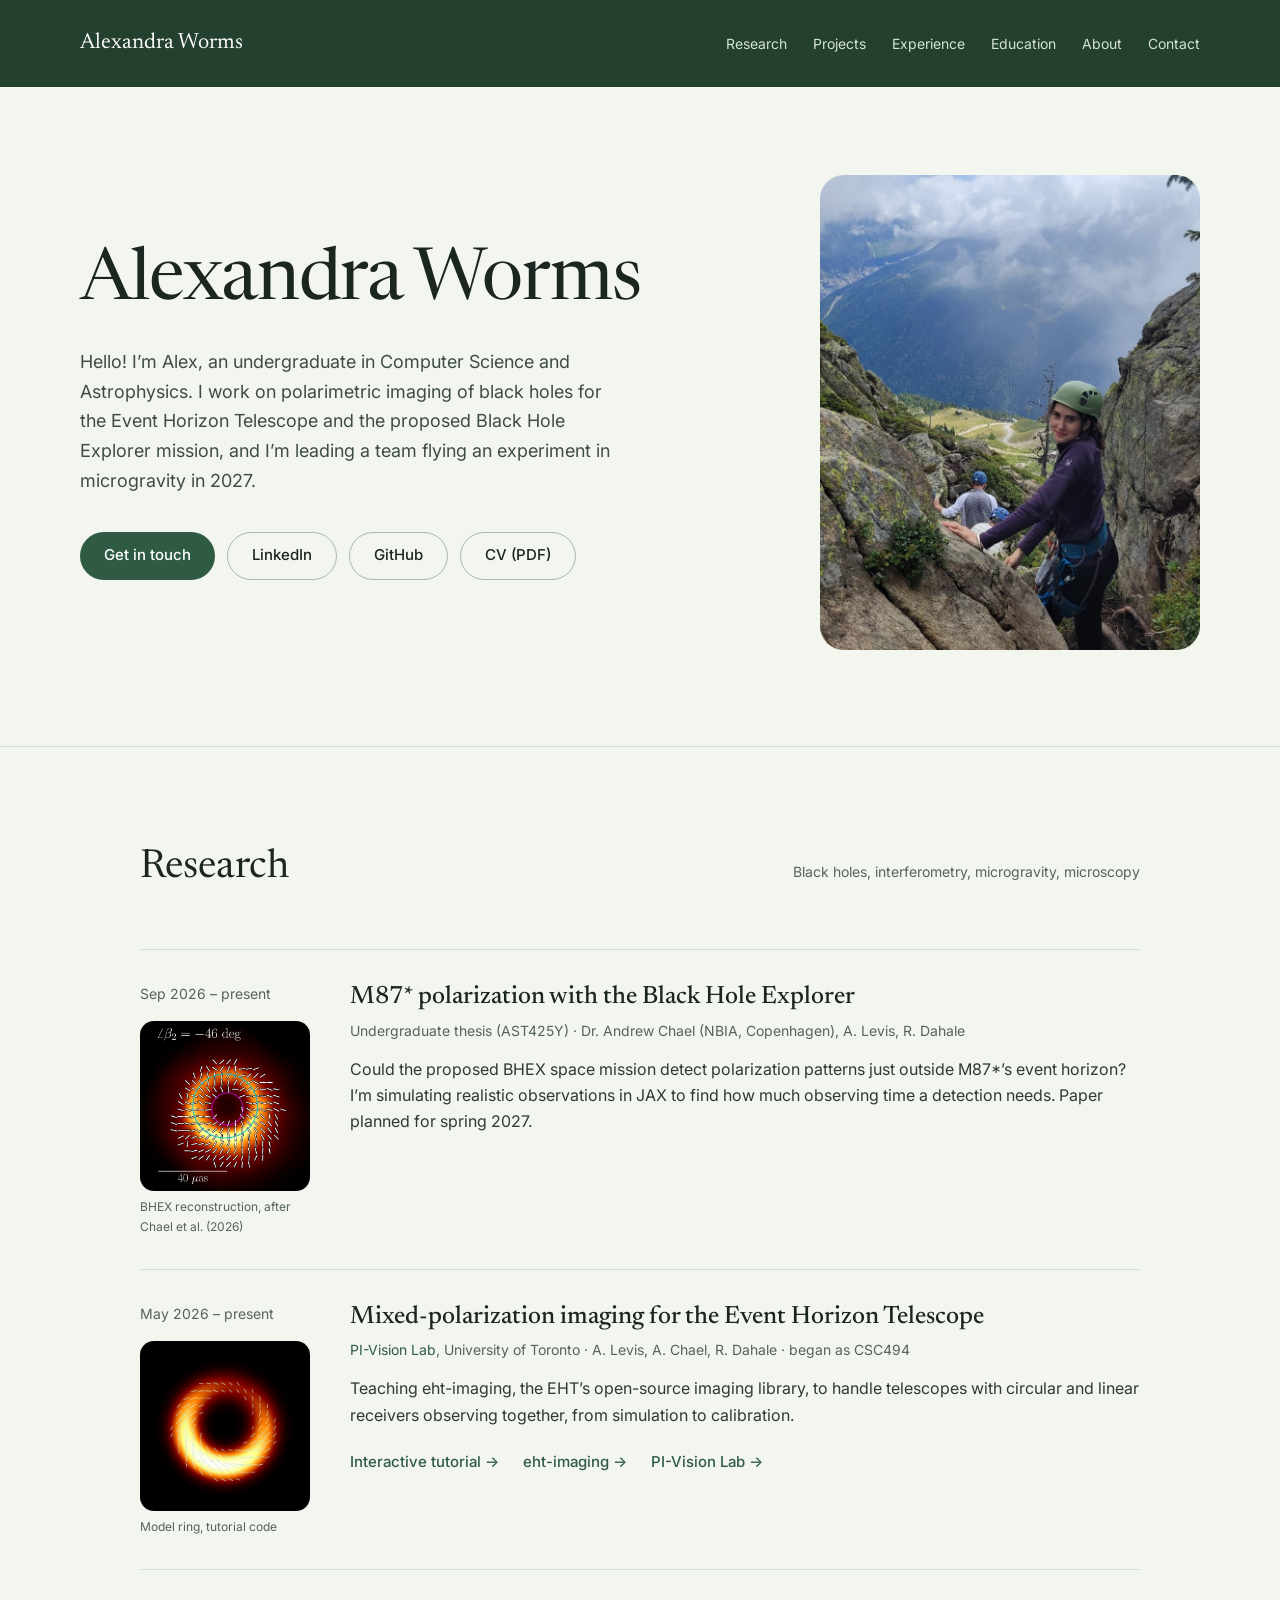
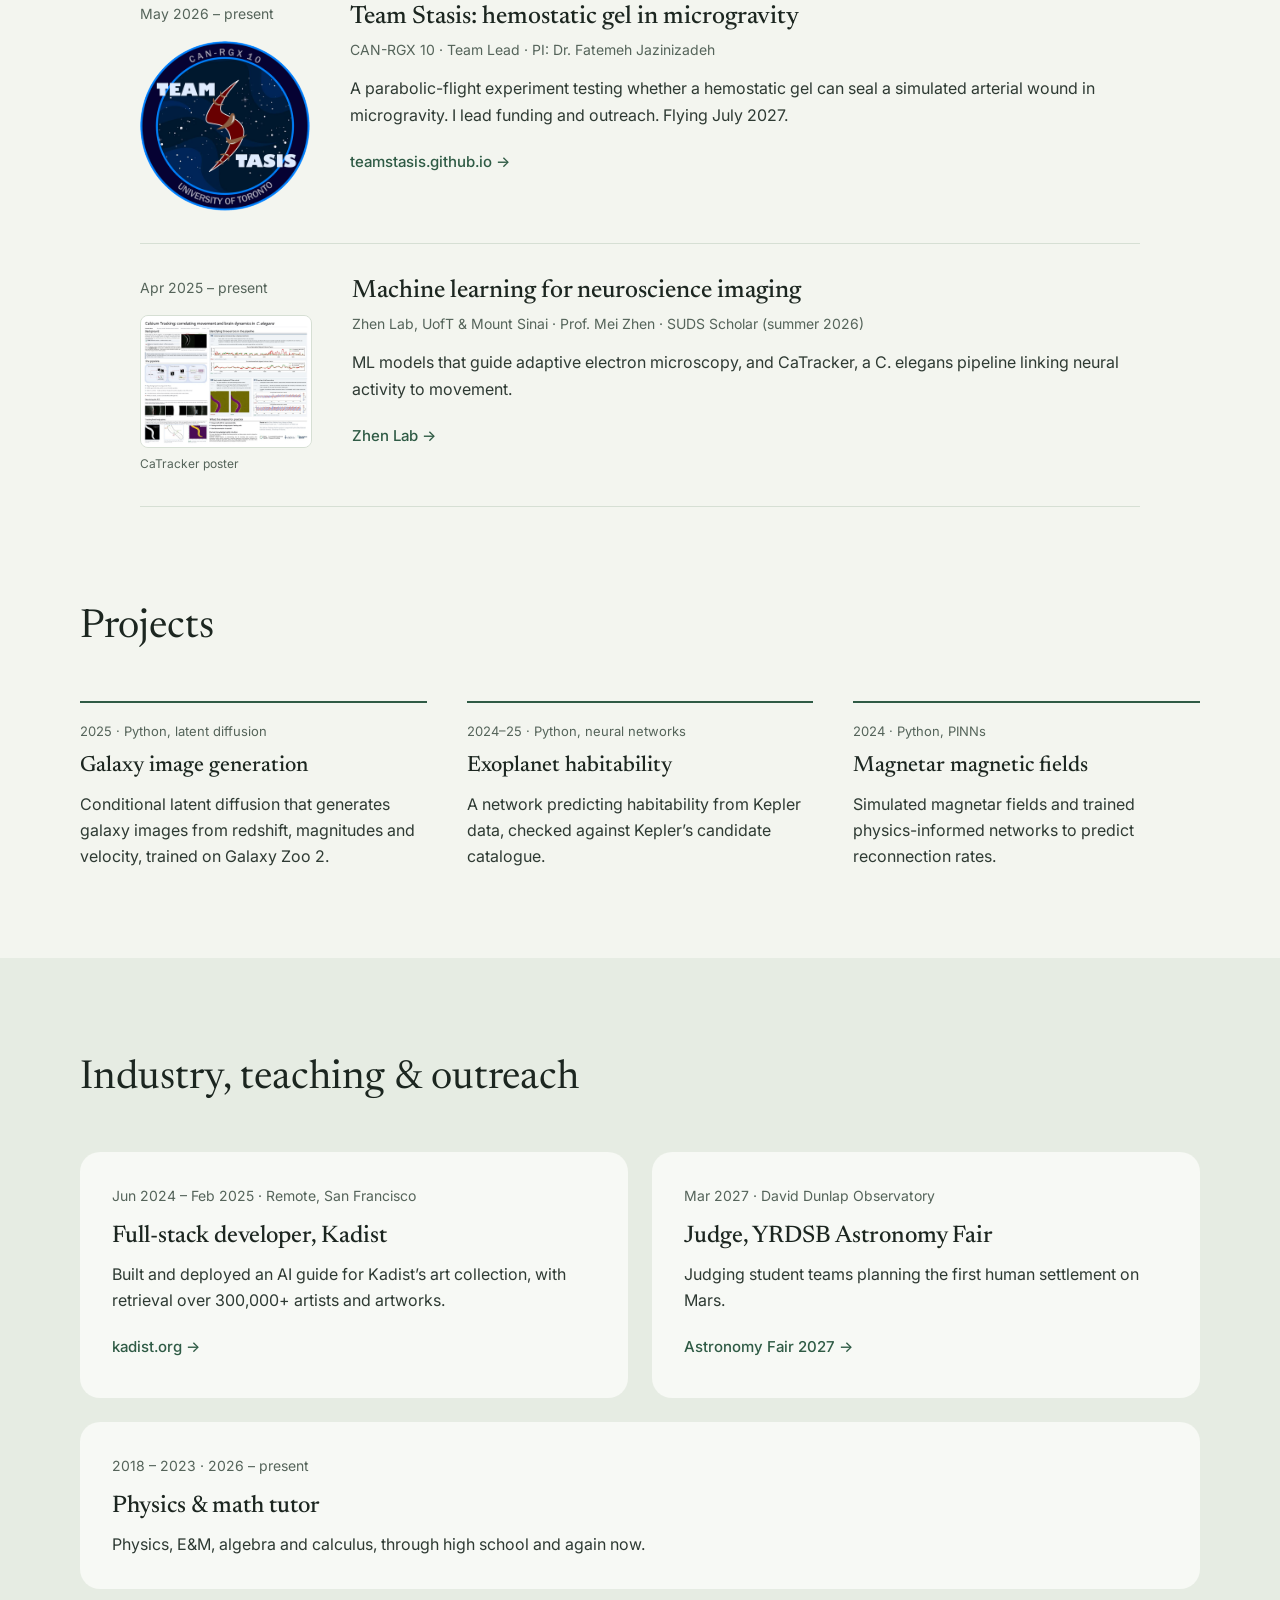
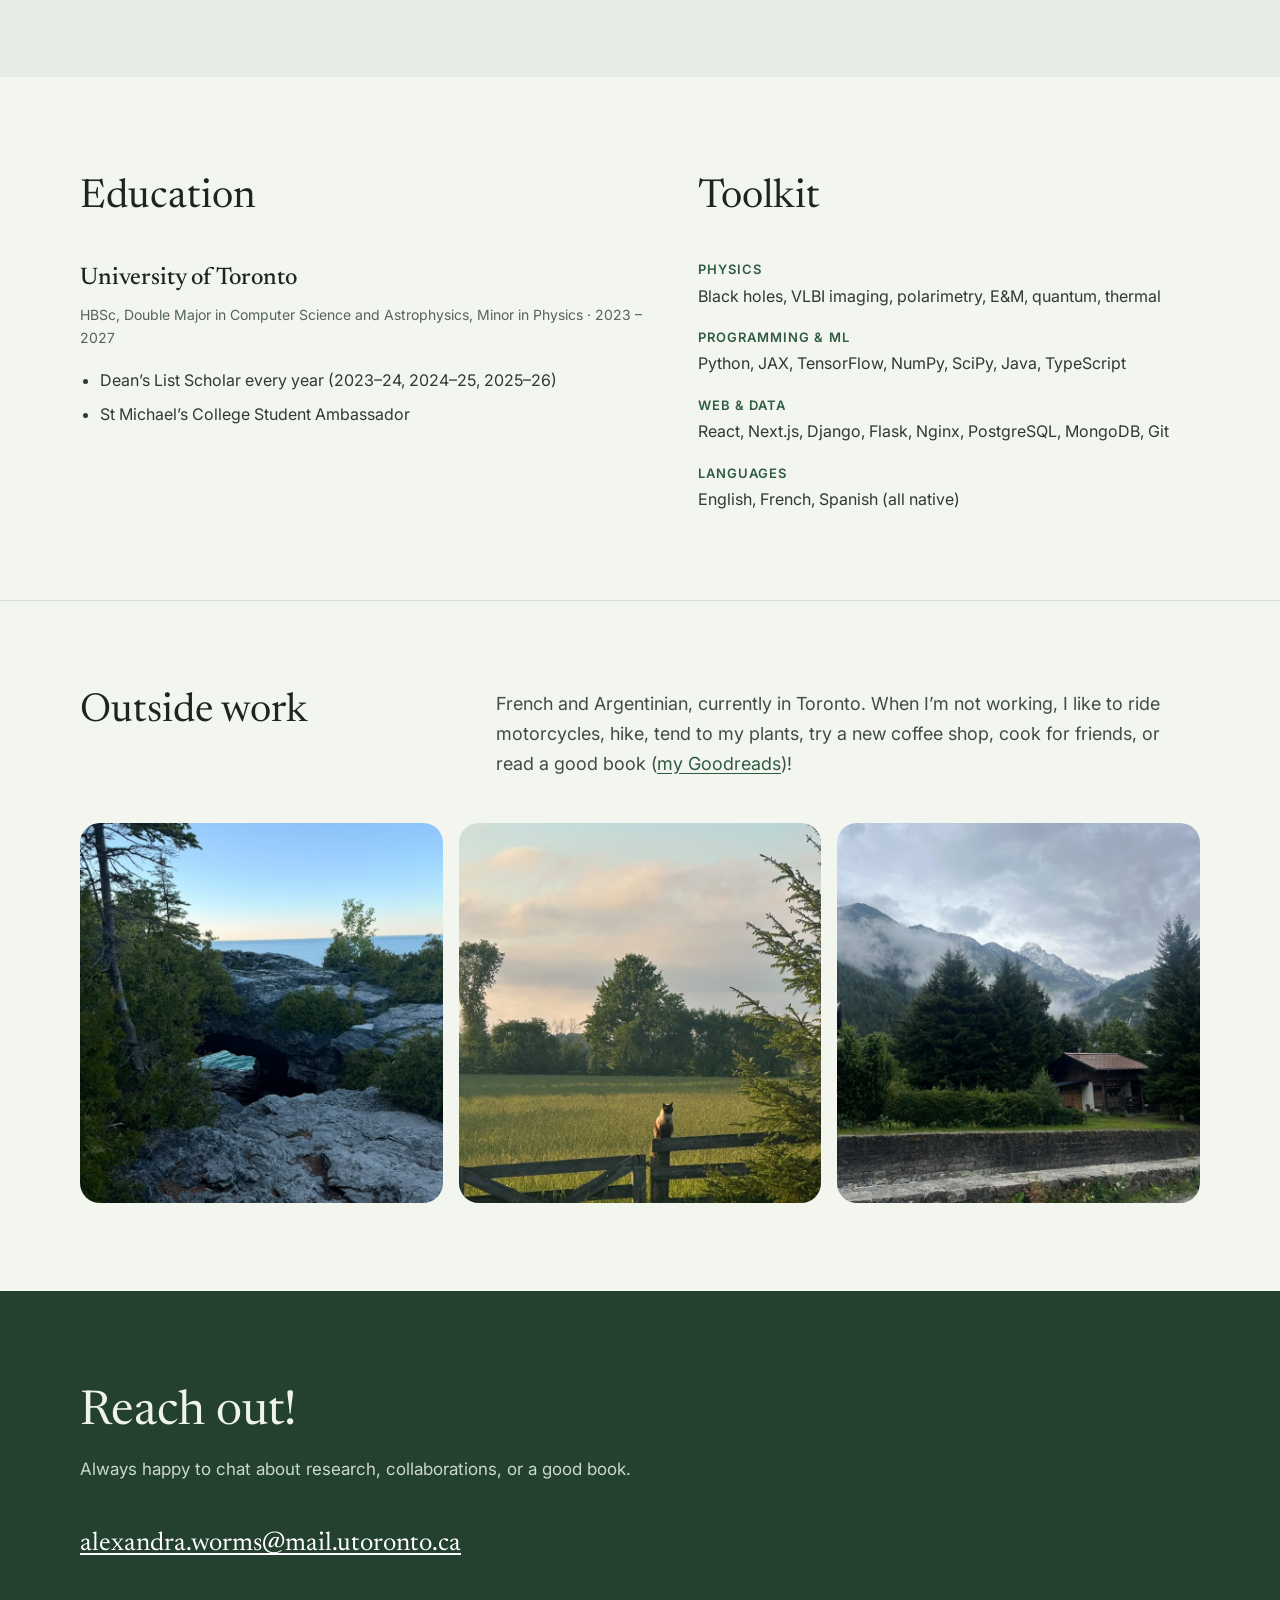
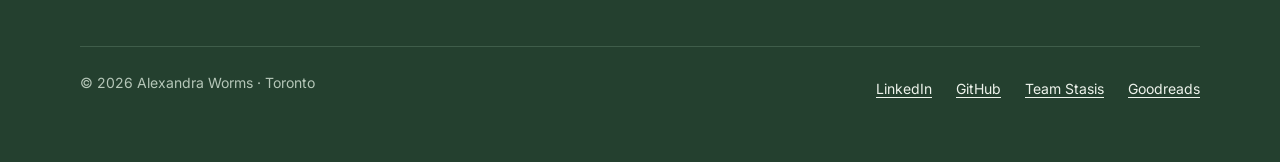
<file: index.html>
<!doctype html>
<html lang="en">
<head>
<meta charset="utf-8">
<meta name="viewport" content="width=device-width, initial-scale=1">
<title>Alexandra Worms — Astrophysics &amp; Computer Science</title>
<meta name="description" content="Alexandra Worms — Computer Science and Astrophysics at the University of Toronto. Black hole polarimetry, EHT, BHEX, Team Stasis.">
<link rel="preconnect" href="https://fonts.googleapis.com">
<link href="https://fonts.googleapis.com/css2?family=Newsreader:ital,opsz,wght@0,6..72,400;0,6..72,500;1,6..72,400&amp;family=Inter:wght@400;500;600&amp;display=swap" rel="stylesheet">
<style>
html{scroll-behavior:smooth}
body{margin:0;background:#F3F5EF}
a{color:#2F5B45;text-underline-offset:3px}
a:hover{color:#1C3D2D}
.btn{transition:background-color .2s ease,color .2s ease,border-color .2s ease,transform .2s ease,filter .2s ease}
.btn:hover{transform:translateY(-2px)}
.btn-primary:hover{filter:brightness(0.82)}
.btn-outline:hover{background:#2F5B45 !important;border-color:#2F5B45 !important;color:#FFFFFF !important}
.nav-link{transition:color .2s ease}
.nav-link:hover{color:#B9D3BE !important}
.more{text-decoration:none;transition:color .2s ease}
.more:hover{text-decoration:underline}
</style>
</head>
<body>
<div style="background: #F3F5EF; color: #1C2620; font-family: Inter, system-ui, sans-serif; font-size: 16px; line-height: 1.65; min-height: 100vh">

  <!-- Nav -->
  <header style="background: #24402F">
    <nav aria-label="Main" style="max-width: 1120px; margin: 0 auto; padding: 22px 32px; display: flex; flex-wrap: wrap; align-items: center; justify-content: space-between; gap: 12px 32px">
      <a class="nav-link" href="#top" style="font-family: Newsreader, Georgia, serif; font-size: 22px; color: #FFFFFF; text-decoration: none">Alexandra Worms</a>
      <div style="display: flex; flex-wrap: wrap; gap: 4px 26px; font-size: 14px">
        <a class="nav-link" href="#research" style="color: #D5E3D7; text-decoration: none; padding: 10px 0">Research</a>
        <a class="nav-link" href="#projects" style="color: #D5E3D7; text-decoration: none; padding: 10px 0">Projects</a>
        <a class="nav-link" href="#experience" style="color: #D5E3D7; text-decoration: none; padding: 10px 0">Experience</a>
        <a class="nav-link" href="#education" style="color: #D5E3D7; text-decoration: none; padding: 10px 0">Education</a>
        <a class="nav-link" href="#about" style="color: #D5E3D7; text-decoration: none; padding: 10px 0">About</a>
        <a class="nav-link" href="#contact" style="color: #D5E3D7; text-decoration: none; padding: 10px 0">Contact</a>
      </div>
    </nav>
  </header>

  <main id="top">
    <!-- Hero -->
    <section style="max-width: 1120px; margin: 0 auto; padding: 88px 32px 96px; display: flex; flex-wrap: wrap; align-items: center; gap: 56px">
      <div style="flex: 1 1 480px; min-width: 0">
        <h1 style="margin: 0 0 28px; font-family: Newsreader, Georgia, serif; font-weight: 400; font-size: 72px; line-height: 1.02; letter-spacing: -0.015em">Alexandra Worms</h1>
        <p style="margin: 0 0 36px; max-width: 540px; font-size: 18px; color: #3E4D44">Hello! I’m Alex, an undergraduate in Computer Science and Astrophysics. I work on polarimetric imaging of black holes for the Event Horizon Telescope and the proposed Black Hole Explorer mission, and I’m leading a team flying an experiment in microgravity in 2027.</p>
        <div style="display: flex; flex-wrap: wrap; gap: 12px">
          <a class="btn btn-primary" href="mailto:alexandra.worms@mail.utoronto.ca" style="display: inline-flex; align-items: center; min-height: 46px; padding: 0 24px; border-radius: 999px; background: #2F5B45; color: #FFFFFF; text-decoration: none; font-size: 15px; font-weight: 500">Get in touch</a>
          <a class="btn btn-outline" href="https://www.linkedin.com/in/alexandra-worms-a8ba03371/" style="display: inline-flex; align-items: center; min-height: 46px; padding: 0 24px; border-radius: 999px; border: 1px solid #A9BBA9; color: #1C2620; text-decoration: none; font-size: 15px; font-weight: 500">LinkedIn</a>
          <a class="btn btn-outline" href="https://github.com/Lftw" style="display: inline-flex; align-items: center; min-height: 46px; padding: 0 24px; border-radius: 999px; border: 1px solid #A9BBA9; color: #1C2620; text-decoration: none; font-size: 15px; font-weight: 500">GitHub</a>
          <a class="btn btn-outline" href="Alexandra_Worms_CV.pdf" target="_blank" rel="noopener" style="display: inline-flex; align-items: center; min-height: 46px; padding: 0 24px; border-radius: 999px; border: 1px solid #A9BBA9; color: #1C2620; text-decoration: none; font-size: 15px; font-weight: 500">CV (PDF)</a>
        </div>
      </div>
      <div style="flex: 0 1 380px; min-width: 0">
        <img src="images/climb.jpg" alt="Alex on a via ferrata above the Chamonix valley" style="display: block; width: 100%; aspect-ratio: 4 / 5; object-fit: cover; object-position: center 70%; border-radius: 24px">
      </div>
    </section>

    <!-- Research -->
    <section id="research" style="border-top: 1px solid #D6DFD4">
      <div style="max-width: 1000px; margin: 0 auto; padding: 88px 32px 40px">
        <div style="display: flex; flex-wrap: wrap; align-items: baseline; justify-content: space-between; gap: 12px; margin-bottom: 48px">
          <h2 style="margin: 0; font-family: Newsreader, Georgia, serif; font-weight: 400; font-size: 40px">Research</h2>
          <p style="margin: 0; font-size: 14px; color: #55645A">Black holes, interferometry, microgravity, microscopy</p>
        </div>

        <div style="display: flex; flex-direction: column">
          <!-- Thesis -->
          <article style="display: flex; flex-wrap: wrap; gap: 8px 40px; padding: 32px 0; border-top: 1px solid #D6DFD4">
            <div style="flex: 0 0 170px; display: flex; flex-direction: column; gap: 16px">
              <p style="margin: 0; font-size: 14px; color: #55645A">Sep 2026 – present</p>
              <figure style="margin: 0">
                <img src="images/bhex-recon.jpg" alt="Simulated BHEX reconstruction of M87* with polarization ticks, photon ring and inner shadow marked" style="display: block; width: 170px; height: 170px; object-fit: cover; border-radius: 14px">
                <figcaption style="margin-top: 6px; font-size: 12px; color: #55645A">BHEX reconstruction, after Chael et al. (2026)</figcaption>
              </figure>
            </div>
            <div style="flex: 1 1 420px; min-width: 0">
              <h3 style="margin: 0 0 4px; font-family: Newsreader, Georgia, serif; font-weight: 500; font-size: 25px; line-height: 1.3">M87* polarization with the Black Hole Explorer</h3>
              <p style="margin: 0 0 14px; font-size: 14px; color: #55645A">Undergraduate thesis (AST425Y) · Dr. Andrew Chael (NBIA, Copenhagen), A. Levis, R. Dahale</p>
              <p style="margin: 0; color: #2E3A33">Could the proposed BHEX space mission detect polarization patterns just outside M87*’s event horizon? I’m simulating realistic observations in JAX to find how much observing time a detection needs. Paper planned for spring 2027.</p>
            </div>
          </article>

          <!-- EHT -->
          <article style="display: flex; flex-wrap: wrap; gap: 8px 40px; padding: 32px 0; border-top: 1px solid #D6DFD4">
            <div style="flex: 0 0 170px; display: flex; flex-direction: column; gap: 16px">
              <p style="margin: 0; font-size: 14px; color: #55645A">May 2026 – present</p>
              <figure style="margin: 0">
                <img src="images/ring.jpg" alt="Simulated M87-like black hole ring with spiral polarization ticks" style="display: block; width: 170px; height: 170px; object-fit: cover; border-radius: 14px">
                <figcaption style="margin-top: 6px; font-size: 12px; color: #55645A">Model ring, tutorial code</figcaption>
              </figure>
            </div>
            <div style="flex: 1 1 420px; min-width: 0">
              <h3 style="margin: 0 0 4px; font-family: Newsreader, Georgia, serif; font-weight: 500; font-size: 25px; line-height: 1.3">Mixed-polarization imaging for the Event Horizon Telescope</h3>
              <p style="margin: 0 0 14px; font-size: 14px; color: #55645A"><a class="more" href="https://pi-vision.github.io/">PI-Vision Lab</a>, University of Toronto · A. Levis, A. Chael, R. Dahale · began as CSC494</p>
              <p style="margin: 0 0 16px; color: #2E3A33">Teaching eht-imaging, the EHT’s open-source imaging library, to handle telescopes with circular and linear receivers observing together, from simulation to calibration.</p>
              <div style="display: flex; flex-wrap: wrap; gap: 8px 24px; font-size: 15px; font-weight: 500">
                <a class="more" href="https://github.com/Lftw/MixedPol-tutorial" style="padding: 6px 0">Interactive tutorial →</a>
                <a class="more" href="https://github.com/achael/eht-imaging" style="padding: 6px 0">eht-imaging →</a>
                <a class="more" href="https://pi-vision.github.io/" style="padding: 6px 0">PI-Vision Lab →</a>
              </div>
            </div>
          </article>

          <!-- CAN-RGX -->
          <article style="display: flex; flex-wrap: wrap; gap: 8px 40px; padding: 32px 0; border-top: 1px solid #D6DFD4">
            <div style="flex: 0 0 170px; display: flex; flex-direction: column; gap: 16px">
              <p style="margin: 0; font-size: 14px; color: #55645A">May 2026 – present</p>
              <a href="https://teamstasis.github.io" aria-label="Team Stasis website" style="display: block; width: 170px; height: 170px">
                <img src="images/stasis-round.png" alt="Team Stasis CAN-RGX 10 mission patch" style="display: block; width: 170px; height: 170px; border-radius: 50%; object-fit: contain">
              </a>
            </div>
            <div style="flex: 1 1 420px; min-width: 0">
              <h3 style="margin: 0 0 4px; font-family: Newsreader, Georgia, serif; font-weight: 500; font-size: 25px; line-height: 1.3">Team Stasis: hemostatic gel in microgravity</h3>
              <p style="margin: 0 0 14px; font-size: 14px; color: #55645A">CAN-RGX 10 · Team Lead · PI: Dr. Fatemeh Jazinizadeh</p>
              <p style="margin: 0 0 16px; color: #2E3A33">A parabolic-flight experiment testing whether a hemostatic gel can seal a simulated arterial wound in microgravity. I lead funding and outreach. Flying July 2027.</p>
              <div style="display: flex; flex-wrap: wrap; gap: 8px 24px; font-size: 15px; font-weight: 500">
                <a class="more" href="https://teamstasis.github.io" style="padding: 6px 0">teamstasis.github.io →</a>
              </div>
            </div>
          </article>

          <!-- Zhen Lab -->
          <article style="display: flex; flex-wrap: wrap; gap: 8px 40px; padding: 32px 0; border-top: 1px solid #D6DFD4; border-bottom: 1px solid #D6DFD4">
            <div style="flex: 0 0 170px; display: flex; flex-direction: column; gap: 16px">
              <p style="margin: 0; font-size: 14px; color: #55645A">Apr 2025 – present</p>
              <figure style="margin: 0">
                <img src="images/poster-thumb.jpg" alt="Research poster: Calcium Tracking, correlating movement and brain dynamics in C. elegans" style="display: block; width: 170px; height: auto; border-radius: 8px; border: 1px solid #D6DFD4">
                <figcaption style="margin-top: 6px; font-size: 12px; color: #55645A">CaTracker poster</figcaption>
              </figure>
            </div>
            <div style="flex: 1 1 420px; min-width: 0">
              <h3 style="margin: 0 0 4px; font-family: Newsreader, Georgia, serif; font-weight: 500; font-size: 25px; line-height: 1.3">Machine learning for neuroscience imaging</h3>
              <p style="margin: 0 0 14px; font-size: 14px; color: #55645A">Zhen Lab, UofT &amp; Mount Sinai · Prof. Mei Zhen · SUDS Scholar (summer 2026)</p>
              <p style="margin: 0 0 16px; color: #2E3A33">ML models that guide adaptive electron microscopy, and CaTracker, a C. elegans pipeline linking neural activity to movement.</p>
              <div style="display: flex; flex-wrap: wrap; gap: 8px 24px; font-size: 15px; font-weight: 500">
                <a class="more" href="https://www.sinaihealth.ca/research/researchers/mei-zhen" style="padding: 6px 0">Zhen Lab →</a>
              </div>
            </div>
          </article>
        </div>
      </div>
    </section>

    <!-- Projects -->
    <section id="projects">
      <div style="max-width: 1120px; margin: 0 auto; padding: 48px 32px 88px">
        <h2 style="margin: 0 0 40px; font-family: Newsreader, Georgia, serif; font-weight: 400; font-size: 40px">Projects</h2>
        <div style="display: grid; grid-template-columns: repeat(auto-fit, minmax(260px, 1fr)); gap: 36px 40px">
          <article style="border-top: 2px solid #2F5B45; padding-top: 18px">
            <p style="margin: 0 0 6px; font-size: 13px; color: #55645A">2025 · Python, latent diffusion</p>
            <h3 style="margin: 0 0 6px; font-family: Newsreader, Georgia, serif; font-weight: 500; font-size: 22px">Galaxy image generation</h3>
            <p style="margin: 0; color: #2E3A33">Conditional latent diffusion that generates galaxy images from redshift, magnitudes and velocity, trained on Galaxy Zoo 2.</p>
          </article>
          <article style="border-top: 2px solid #2F5B45; padding-top: 18px">
            <p style="margin: 0 0 6px; font-size: 13px; color: #55645A">2024–25 · Python, neural networks</p>
            <h3 style="margin: 0 0 6px; font-family: Newsreader, Georgia, serif; font-weight: 500; font-size: 22px">Exoplanet habitability</h3>
            <p style="margin: 0; color: #2E3A33">A network predicting habitability from Kepler data, checked against Kepler’s candidate catalogue.</p>
          </article>
          <article style="border-top: 2px solid #2F5B45; padding-top: 18px">
            <p style="margin: 0 0 6px; font-size: 13px; color: #55645A">2024 · Python, PINNs</p>
            <h3 style="margin: 0 0 6px; font-family: Newsreader, Georgia, serif; font-weight: 500; font-size: 22px">Magnetar magnetic fields</h3>
            <p style="margin: 0; color: #2E3A33">Simulated magnetar fields and trained physics-informed networks to predict reconnection rates.</p>
          </article>
        </div>
      </div>
    </section>

    <!-- Experience -->
    <section id="experience" style="background: #E6ECE3">
      <div style="max-width: 1120px; margin: 0 auto; padding: 88px 32px">
        <h2 style="margin: 0 0 40px; font-family: Newsreader, Georgia, serif; font-weight: 400; font-size: 40px">Industry, teaching &amp; outreach</h2>
        <div style="display: flex; flex-wrap: wrap; gap: 24px">
          <article style="flex: 1 1 300px; min-width: 0; background: #F7F9F5; border-radius: 20px; padding: 32px">
            <p style="margin: 0 0 10px; font-size: 14px; color: #55645A">Jun 2024 – Feb 2025 · Remote, San Francisco</p>
            <h3 style="margin: 0 0 4px; font-family: Newsreader, Georgia, serif; font-weight: 500; font-size: 24px">Full-stack developer, Kadist</h3>
            <p style="margin: 0 0 16px; color: #2E3A33">Built and deployed an AI guide for Kadist’s art collection, with retrieval over 300,000+ artists and artworks.</p>
            <a class="more" href="https://kadist.org" style="display: inline-block; padding: 6px 0; font-size: 15px; font-weight: 500">kadist.org →</a>
          </article>
          <article style="flex: 1 1 300px; min-width: 0; background: #F7F9F5; border-radius: 20px; padding: 32px">
            <p style="margin: 0 0 10px; font-size: 14px; color: #55645A">Mar 2027 · David Dunlap Observatory</p>
            <h3 style="margin: 0 0 4px; font-family: Newsreader, Georgia, serif; font-weight: 500; font-size: 24px">Judge, YRDSB Astronomy Fair</h3>
            <p style="margin: 0 0 16px; color: #2E3A33">Judging student teams planning the first human settlement on Mars.</p>
            <a class="more" href="https://sites.google.com/view/astronomyfair2027/home" style="display: inline-block; padding: 6px 0; font-size: 15px; font-weight: 500">Astronomy Fair 2027 →</a>
          </article>
          <article style="flex: 1 1 300px; min-width: 0; background: #F7F9F5; border-radius: 20px; padding: 32px">
            <p style="margin: 0 0 10px; font-size: 14px; color: #55645A">2018 – 2023 · 2026 – present</p>
            <h3 style="margin: 0 0 4px; font-family: Newsreader, Georgia, serif; font-weight: 500; font-size: 24px">Physics &amp; math tutor</h3>
            <p style="margin: 0; color: #2E3A33">Physics, E&amp;M, algebra and calculus, through high school and again now.</p>
          </article>
        </div>
      </div>
    </section>

    <!-- Education + skills -->
    <section id="education">
      <div style="max-width: 1120px; margin: 0 auto; padding: 88px 32px; display: flex; flex-wrap: wrap; gap: 56px">
        <div style="flex: 1 1 460px; min-width: 0">
          <h2 style="margin: 0 0 28px; font-family: Newsreader, Georgia, serif; font-weight: 400; font-size: 40px">Education</h2>
          <h3 style="margin: 0 0 4px; font-family: Newsreader, Georgia, serif; font-weight: 500; font-size: 24px">University of Toronto</h3>
          <p style="margin: 0 0 18px; font-size: 14px; color: #55645A">HBSc, Double Major in Computer Science and Astrophysics, Minor in Physics · 2023 – 2027</p>
          <ul style="margin: 0; padding-left: 20px; color: #2E3A33; display: flex; flex-direction: column; gap: 8px">
            <li>Dean’s List Scholar every year (2023–24, 2024–25, 2025–26)</li>
            <li>St Michael’s College Student Ambassador</li>
          </ul>
        </div>
        <div style="flex: 1 1 400px; min-width: 0">
          <h2 style="margin: 0 0 28px; font-family: Newsreader, Georgia, serif; font-weight: 400; font-size: 40px">Toolkit</h2>
          <div style="display: flex; flex-direction: column; gap: 18px">
            <div>
              <p style="margin: 0 0 2px; font-size: 13px; font-weight: 600; letter-spacing: 0.08em; text-transform: uppercase; color: #2F5B45">Physics</p>
              <p style="margin: 0; color: #2E3A33">Black holes, VLBI imaging, polarimetry, E&amp;M, quantum, thermal</p>
            </div>
            <div>
              <p style="margin: 0 0 2px; font-size: 13px; font-weight: 600; letter-spacing: 0.08em; text-transform: uppercase; color: #2F5B45">Programming &amp; ML</p>
              <p style="margin: 0; color: #2E3A33">Python, JAX, TensorFlow, NumPy, SciPy, Java, TypeScript</p>
            </div>
            <div>
              <p style="margin: 0 0 2px; font-size: 13px; font-weight: 600; letter-spacing: 0.08em; text-transform: uppercase; color: #2F5B45">Web &amp; data</p>
              <p style="margin: 0; color: #2E3A33">React, Next.js, Django, Flask, Nginx, PostgreSQL, MongoDB, Git</p>
            </div>
            <div>
              <p style="margin: 0 0 2px; font-size: 13px; font-weight: 600; letter-spacing: 0.08em; text-transform: uppercase; color: #2F5B45">Languages</p>
              <p style="margin: 0; color: #2E3A33">English, French, Spanish (all native)</p>
            </div>
          </div>
        </div>
      </div>
    </section>

    <!-- About -->
    <section id="about" style="border-top: 1px solid #D6DFD4">
      <div style="max-width: 1120px; margin: 0 auto; padding: 88px 32px">
        <div style="display: flex; flex-wrap: wrap; gap: 24px 56px; margin-bottom: 44px">
          <h2 style="flex: 0 1 360px; margin: 0; font-family: Newsreader, Georgia, serif; font-weight: 400; font-size: 40px; line-height: 1.15">Outside work</h2>
          <p style="flex: 1 1 460px; min-width: 0; margin: 0; font-size: 18px; color: #3E4D44">French and Argentinian, currently in Toronto. When I’m not working, I like to ride motorcycles, hike, tend to my plants, try a new coffee shop, cook for friends, or read a good book (<a href="https://www.goodreads.com/user/show/153436190-alexandra-worms">my Goodreads</a>)!</p>
        </div>
        <div style="display: flex; flex-wrap: wrap; gap: 16px">
          <img src="images/grotto.jpg" alt="The Grotto on the Bruce Peninsula at dusk" style="flex: 1 1 240px; min-width: 0; height: 380px; object-fit: cover; border-radius: 20px">
          <img src="images/cat.jpg" alt="A Siamese cat sitting on a fence post in a green field" style="flex: 1 1 240px; min-width: 0; height: 380px; object-fit: cover; border-radius: 20px">
          <img src="images/chalet.jpg" alt="A wooden chalet below misty mountains near Chamonix" style="flex: 1 1 240px; min-width: 0; height: 380px; object-fit: cover; border-radius: 20px">
        </div>
      </div>
    </section>

    <!-- Contact -->
    <section id="contact" style="background: #24402F; color: #EEF3EC">
      <div style="max-width: 1120px; margin: 0 auto; padding: 96px 32px 56px">
        <h2 style="margin: 0 0 16px; font-family: Newsreader, Georgia, serif; font-weight: 400; font-size: 48px; line-height: 1.1">Reach out!</h2>
        <p style="margin: 0 0 32px; font-size: 17px; color: #CBD9CD">Always happy to chat about research, collaborations, or a good book.</p>
        <a href="mailto:alexandra.worms@mail.utoronto.ca" style="display: inline-block; padding: 8px 0; font-family: Newsreader, Georgia, serif; font-size: 26px; color: #FFFFFF">alexandra.worms@mail.utoronto.ca</a>
        <div style="margin-top: 72px; padding-top: 24px; border-top: 1px solid #3F5D4A; display: flex; flex-wrap: wrap; justify-content: space-between; gap: 12px; font-size: 14px; color: #B5C6B8">
          <p style="margin: 0">© 2026 Alexandra Worms · Toronto</p>
          <div style="display: flex; gap: 24px">
            <a href="https://www.linkedin.com/in/alexandra-worms-a8ba03371/" style="color: #EEF3EC; padding: 6px 0">LinkedIn</a>
            <a href="https://github.com/Lftw" style="color: #EEF3EC; padding: 6px 0">GitHub</a>
            <a href="https://teamstasis.github.io" style="color: #EEF3EC; padding: 6px 0">Team Stasis</a>
            <a href="https://www.goodreads.com/user/show/153436190-alexandra-worms" style="color: #EEF3EC; padding: 6px 0">Goodreads</a>
          </div>
        </div>
      </div>
    </section>
  </main>
</div>
</body>
</html>
</file>
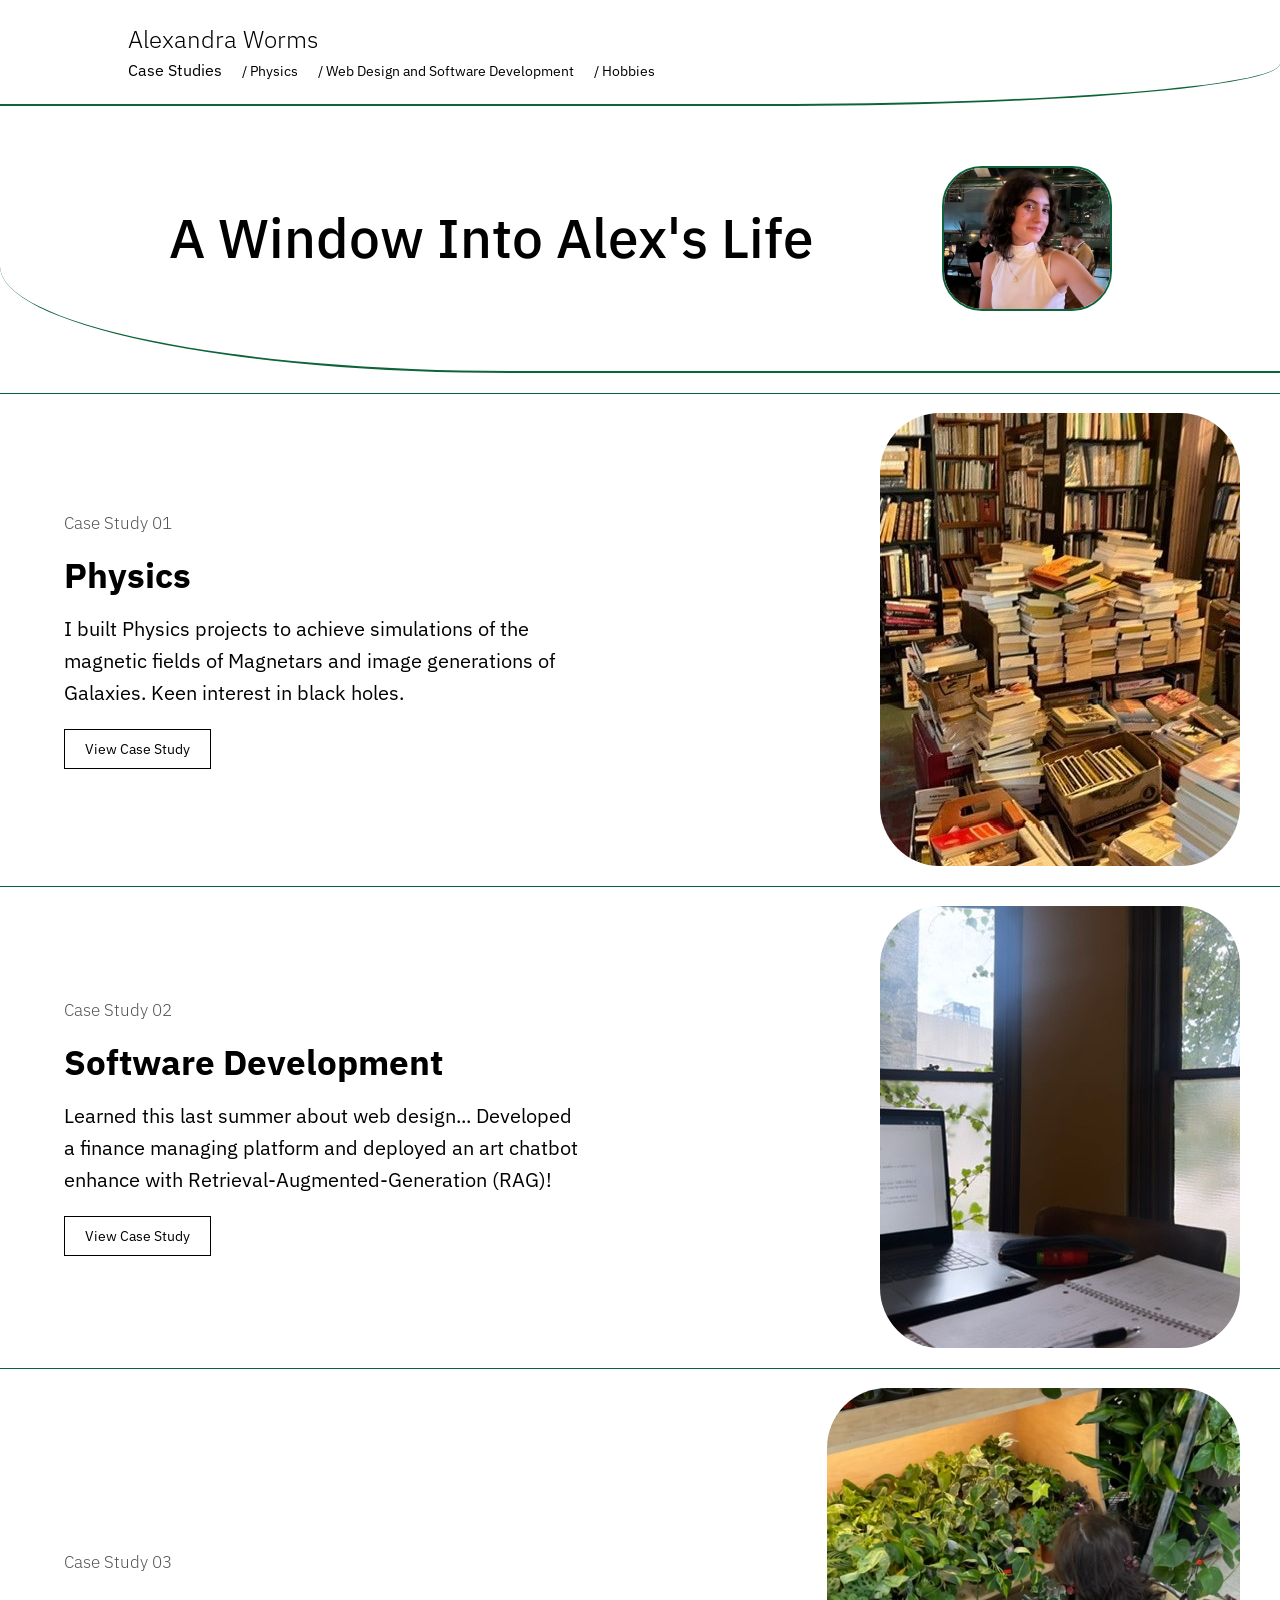
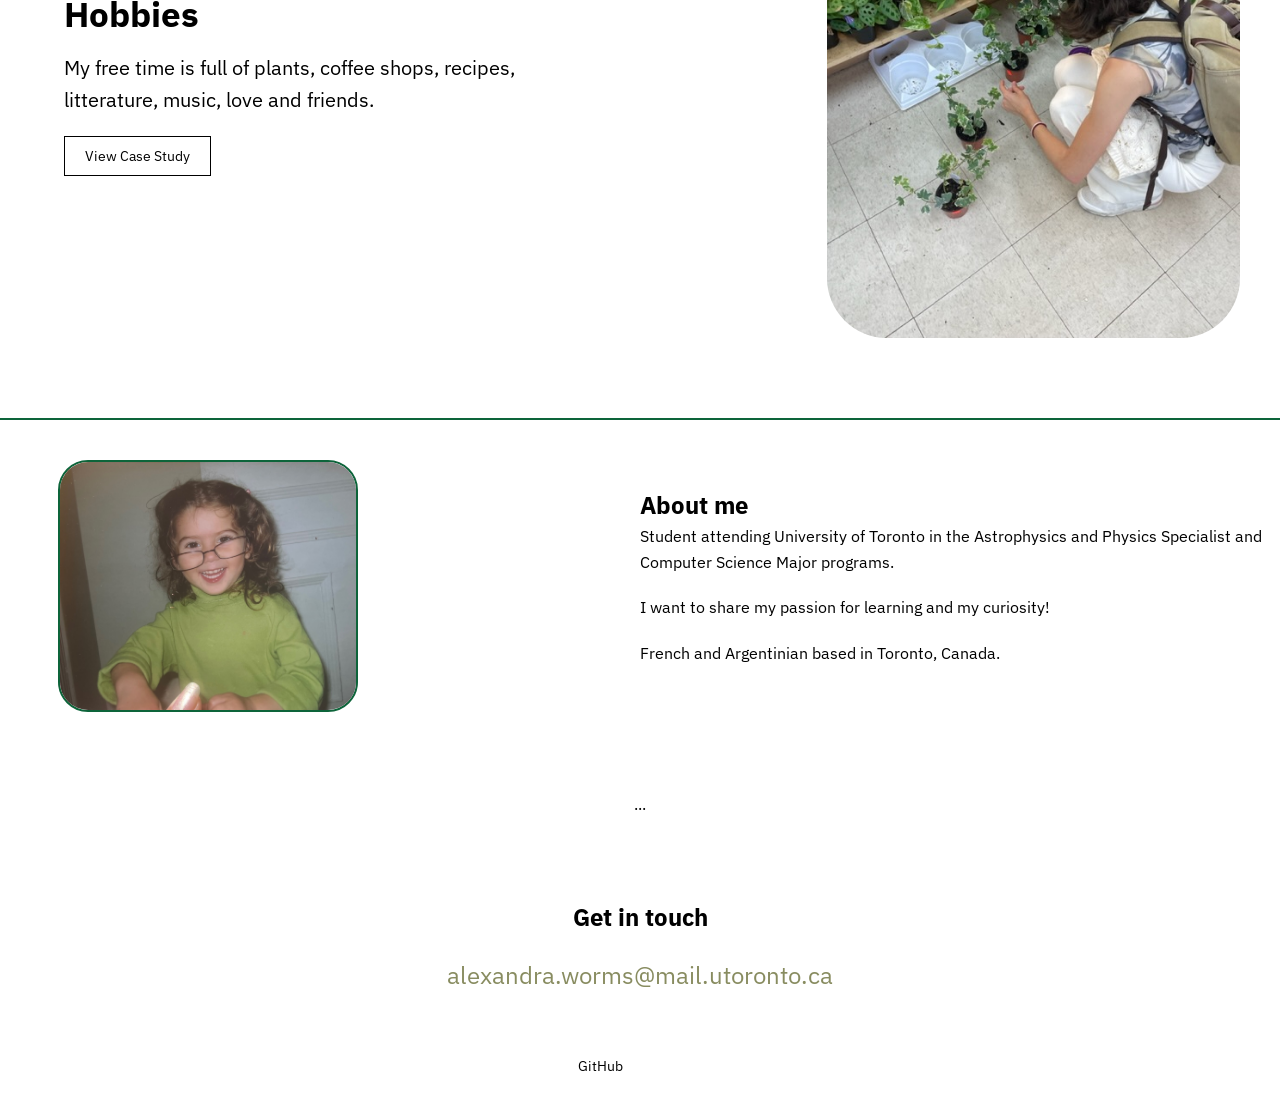
<file: indexold.html>
<!DOCTYPE html>
<html lang="en">
<head>
    <meta charset="UTF-8">
    <meta name="viewport" content="width=device-width, initial-scale=1.0">
    <title>Alexandra Worms - Product Designer</title>
    <link rel="stylesheet" href="styles.css">
    <link href="https://fonts.googleapis.com/css2?family=IBM+Plex+Mono:wght@100;300;500&family=IBM+Plex+Sans:wght@100;300;500&display=swap" rel="stylesheet">
</head>
<body>
    <header class="header">
        <div class="container">
            <div class="logo">
                <h1>Alexandra Worms</h1>
            </div>
            <nav class="nav">
                <ul>
                    <li>Case Studies</li>
                    <li><a href="#">/ Physics</a></li>
                    <li><a href="#">/ Web Design and Software Development</a></li>
                    <li><a href="#">/ Hobbies</a></li>
                </ul>
            </nav>
        </div>
    </header>

    <main>
        <section class="hero">
            <h1 id="main-title">A Window Into Alex's Life
                <img class="imgbaby" src="images/bigme.jpeg" alt="picture of me">
            </h1>
        </section>

        <section class="case-study">
            <div class="case-study-item">
                <div class="case-study-line"></div>
                <div class="case-study-content">
                    <h2>Case Study 01</h2>
                    <h3>Physics</h3>
                    <p>I built Physics projects to achieve simulations of the magnetic fields of Magnetars and image generations of Galaxies. Keen interest in black holes. </p>
                    <button>View Case Study</button>
                </div>
                <div class="case-study-image">
                    <img src="images/books.jpeg" alt="Surfline project image">
                </div>
            </div>

            <div class="case-study-item">
                <div class="case-study-line"></div>
                <div class="case-study-content">
                    <h2>Case Study 02</h2>
                    <h3>Software Development</h3>
                    <p>Learned this last summer about web design... Developed a finance managing platform and deployed an art chatbot enhance with Retrieval-Augmented-Generation (RAG)!</p>
                    <button>View Case Study</button>
                </div>
                <div class="case-study-image">
                    <img src="images/geerstein.jpeg" alt="Vybe project image">
                </div>
            </div>

            <div class="case-study-item">
                <div class="case-study-line"></div>
                <div class="case-study-content">
                    <h2>Case Study 03</h2>
                    <h3>Hobbies</h3>
                    <p>My free time is full of plants, coffee shops, recipes, litterature, music, love and friends.</p>
                    <button>View Case Study</button>
                </div>
                <div class="case-study-image">
                    <img src="images/plant.jpeg" alt="TrackR project image">
                </div>
            </div>
        </section>

        <section class="about">
            <div class="case-study-line"></div>
            <div class="about-image">
                <img src="images/babyme.jpeg" alt="About Me">
            </div>
            <div class="about-content">
                <h1>About me</h1>
                <p>Student attending University of Toronto in the Astrophysics and Physics Specialist and Computer Science Major programs.</p>
                <p>I want to share my passion for learning and my curiosity!</p>
                <p>French and Argentinian based in Toronto, Canada.</p>
            </div>
        </section>

        <section class="brands">
            <div class="case-study-line"></div>
            <p>...</p>
        </section>

        <section class="contact">
            <div class="case-study-line"></div>
            <h2>Get in touch</h2>
            <p><a href="mailto:alexandra.worms@mail.utoronto.ca">alexandra.worms@mail.utoronto.ca</a></p>
        </section>

        <footer class="footer">
            <div class="footer-links">
                <a href="https://github.com/Lftw">GitHub</a>
                <a href="#"></a>
                <a href="#"></a>
            </div>
        </footer>
    </main>

    <script>
        document.addEventListener("DOMContentLoaded", function() {
            const mainTitle = document.getElementById('main-title');
            mainTitle.style.opacity = '1';  // Trigger the fade-in
        });
    </script>
</body>
</html>
</file>
<file: styles.css>
/* Basic Reset */
* {
    margin: 0;
    padding: 0;
    box-sizing: border-box;
}

body {
    font-family: 'IBM Plex Sans', sans-serif;
    color: #000;
    line-height: 1.6;
}

.container {
    width: 80%;
    margin: 0 auto;
}

/* Header */
.header {
    display: flex;
    justify-content: space-between;
    align-items: center;
    padding: 20px 0;
    border-bottom: 2px solid #0d643a;
    border-bottom-right-radius: 40%;

}

.logo h1 {
    font-size: 24px;
    font-weight: 300;
}

.nav ul {
    list-style-type: none;
    display: flex;
    gap: 20px;
}

.nav ul li a {
    text-decoration: none;
    color: #000;
    font-size: 14px;
}

.nav ul li a:hover {
    color: #8bc1a0;
    font-size: 16px;
}
/* Hero Section */
.hero {
    padding: 60px 0px;
    border-bottom: 2px solid #0d643a;
    border-bottom-left-radius: 40%;
    /* border-radius: 30%; */
}

.hero h1 {
    display: flex;
    align-items: center;
    justify-content: center;
    font-size: 55px;
    font-weight: 500;
    opacity: 0;
    animation: fadeIn 2s ease-in-out forwards;

}
/* Fade-in animation */
@keyframes fadeIn {
    from {
        opacity: 0;
        transform: translateX(-50px);
    }
    to {
        opacity: 1;
        transform: translateX(0);
    }
}

.imgbaby {
    max-height: 170px;
    max-width: 170px;
    border-radius: 40px;
    margin-left: 10%;
    border: 2px solid #0d643a;
}
/* Case Studies */
.case-study {
    padding: 40px 0;
}

.case-study-item {
    display: flex;
    align-items: center;
    justify-content: space-between;
    margin-bottom: 40px;
    position: relative;
}

.case-study-line {
    position: absolute;
    top: -20px;
    left: 0;
    width: 100%;
    height: 1.5px;
    background-color: #0d643a;
    z-index: -1;
}

.case-study-content {
    width: 45%;
    margin-left: 5%;
    margin-right: 10%;
}

.case-study-content h2 {
    font-size: 17px;
    color: #555;
    font-weight: 300;
    margin-bottom: 10px;
}

.case-study-content h3 {
    font-size: 35px;
    margin-bottom: 10px;
}

.case-study-content p {
    font-size: 20px;
    margin-bottom: 20px;
}

.case-study-content button {
    padding: 10px 20px;
    background-color: transparent;
    border: 1px solid #000;
    cursor: pointer;
    font-size: 14px;
    font-family: inherit;
    transition: background-color 0.3s ease, color 0.3s ease;
}

.case-study-content button:hover {
    background-color: #000;
    color: #fff;
}

.case-study-image {
    width: 50%;
}

.case-study-image img {
    width: auto;
    height: auto;
    max-height: 550px;
    border-radius: 60px;
    float: right;
    margin-right: 7%;
}

/* About Section */
.about {
    border-top: 2px solid #0d643a;
    display: flex;
    align-items: center;
    justify-content: space-between;
    padding: 40px 0;
}

.about-image {
    width: 45%;
}

.about-image img {
    max-height: 300px;
    max-width: 300px;
    border-radius: 30px;
    border: 2px solid #0d643a;
    float: left;
    margin-left: 10%;
}

.about-content {
    width: 50%;
}

.about-content p {
    margin-bottom: 20px;
}

/* Brands Section */
.brands {
    text-align: center;
    padding: 40px 0;
}

/* Contact Section */
.contact {
    text-align: center;
    padding: 40px 0;
}

.contact h2 {
    font-size: 24px;
    margin-bottom: 20px;
}

.contact p a {
    font-size: 24px;
    color: #888c60;
    text-decoration: none;
}

/* Footer */
.footer {
    text-align: center;
    padding: 20px 0;
}

.footer-links {
    display: flex;
    justify-content: center;
    gap: 40px;
}

.footer-links a {
    text-decoration: none;
    color: #000;
    font-size: 14px;
}
</file>
